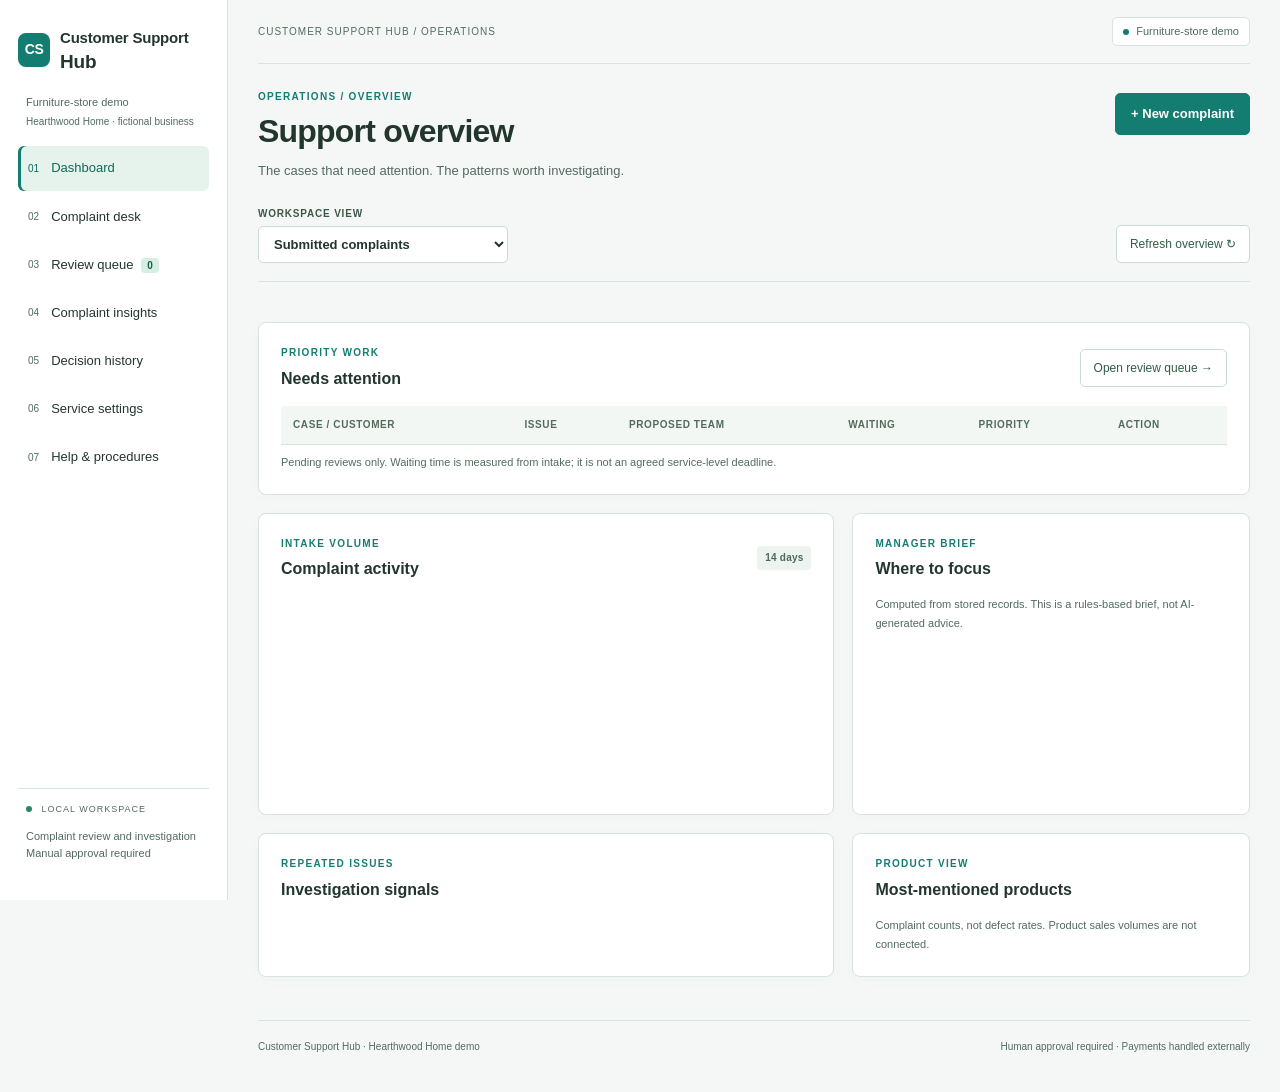
<file: demo_component/index.html>
<!doctype html>
<html lang="en"><head><meta charset="utf-8"><meta name="viewport" content="width=device-width,initial-scale=1"><title>Customer Support Hub</title><link rel="icon" href="favicon.svg" type="image/svg+xml"><link rel="stylesheet" href="style.css"><script src="streamlit-bridge.js"></script><script src="app.js" defer></script></head>
<body>
<aside><a class="brand" href="#dashboard"><span class="mark">CS</span><span>Customer Support<span class="brand-product">Hub</span></span></a><p class="sidebar-note">Furniture-store demo<br><span>Hearthwood Home · fictional business</span></p>
<nav aria-label="Workspace"><button class="nav active" data-page="dashboard">01 <span>Dashboard</span></button><button class="nav" data-page="desk">02 <span>Complaint desk</span></button><button class="nav" data-page="queue">03 <span>Review queue <b id="pending-count">0</b></span></button><button class="nav" data-page="patterns">04 <span>Complaint insights</span></button><button class="nav" data-page="history">05 <span>Decision history</span></button><button class="nav" data-page="settings">06 <span>Service settings</span></button><button class="nav" data-page="help">07 <span>Help & procedures</span></button></nav>
<div class="sidebar-foot"><span class="dot"></span> LOCAL WORKSPACE<p>Complaint review and investigation<br>Manual approval required</p></div></aside>
<main><header><span>CUSTOMER SUPPORT HUB / OPERATIONS</span><span class="outline-label">Furniture-store demo</span></header>
<div id="public-demo-banner" class="warning" hidden><span class="demo-note"><b>Demo workspace</b> · Fictional, temporary data · Email preview only · <span id="demo-ai-note"></span></span> <button type="button" class="button" id="reset-demo">Reset my demo</button></div><div id="global-error" role="alert" hidden></div>
<section id="page-dashboard" class="page">
<div class="dashboard-heading"><div><p class="eyebrow">OPERATIONS / OVERVIEW</p><h1>Support overview</h1><p class="intro">The cases that need attention. The patterns worth investigating.</p></div><button class="primary compact" id="dashboard-new">+ New complaint</button></div>
<div class="dashboard-controls"><label for="dashboard-source">Workspace view<select id="dashboard-source"><option value="interactive">Submitted complaints</option><option value="sample">Training dataset · synthetic</option></select></label><span id="dashboard-updated" class="hint"></span><button class="button" id="dashboard-refresh">Refresh overview ↻</button></div>
<div id="dashboard-training" class="warning" hidden>Training view · 75 synthetic, read-only complaints. Patterns were planted during generation. These records are not a live work queue.</div>
<div id="dashboard-empty" class="card" hidden><h2>Your workspace is ready.</h2><p>Record a complaint to start your queue, or select the training dataset to explore complaint patterns.</p></div>
<div id="dashboard-metrics" class="dashboard-metrics"></div>
<article class="card attention-card"><div class="card-title"><div><p class="eyebrow">PRIORITY WORK</p><h2>Needs attention</h2></div><button class="button" id="dashboard-queue">Open review queue →</button></div><div class="table-scroll"><table class="attention-table"><thead><tr><th>Case / customer</th><th>Issue</th><th>Proposed team</th><th>Waiting</th><th>Priority</th><th>Action</th></tr></thead><tbody id="dashboard-attention"></tbody></table></div><p class="hint">Pending reviews only. Waiting time is measured from intake; it is not an agreed service-level deadline.</p></article>
<div class="overview-grid"><article class="card chart-card"><div class="card-title"><div><p class="eyebrow">INTAKE VOLUME</p><h2>Complaint activity</h2></div><span class="pill">14 days</span></div><div id="dashboard-chart" class="activity-chart" role="img" aria-label="Daily complaint intake"></div><p id="dashboard-chart-range" class="hint"></p></article><article class="card"><p class="eyebrow">MANAGER BRIEF</p><h2>Where to focus</h2><div id="dashboard-brief"></div><p class="hint">Computed from stored records. This is a rules-based brief, not AI-generated advice.</p></article></div>
<div class="overview-grid lower-grid"><article class="card"><p class="eyebrow">REPEATED ISSUES</p><h2>Investigation signals</h2><div id="dashboard-signals"></div></article><article class="card"><p class="eyebrow">PRODUCT VIEW</p><h2>Most-mentioned products</h2><div id="dashboard-products"></div><p class="hint">Complaint counts, not defect rates. Product sales volumes are not connected.</p></article></div>
<p class="hint" id="dashboard-scope"></p></section>
<section id="page-desk" class="page" hidden>
<div class="heading-row"><div><p class="eyebrow">THE COMPLAINT DESK</p><h1>New complaint</h1><p class="intro">Record a customer complaint, check the suggested route and prepare a reply for review.</p></div></div>
<div class="desk-grid"><article class="card"><div class="card-title"><h2>Complaint details</h2><span class="pill quiet">INTAKE</span></div>
<form id="triage-form"><label for="customer">Customer name <span>optional</span></label><input id="customer" maxlength="100" placeholder="e.g. Priya Shah" autocomplete="off"><label for="customer-email">Customer email <span>optional; checked before sending</span></label><input id="customer-email" type="email" maxlength="254" placeholder="customer@example.com" autocomplete="off"><div class="two"><div><label for="product">Product</label><select id="product"></select></div><div><label for="courier">Courier <span>if known</span></label><select id="courier"><option value="">Unknown</option><option>SwiftDrop</option><option>ParcelPath</option></select></div></div><label for="order">Order reference <span>optional</span></label><input id="order" maxlength="60" placeholder="HW-10428">
<label for="message">What did the customer say?</label><textarea id="message" maxlength="8000" required placeholder="Paste the original complaint. Keep the customer's own words." rows="6"></textarea>

<details class="image-intake"><summary>Add complaint image or photo evidence</summary><p class="hint">PNG or JPEG, up to 2 MB. Stored locally with the case. Extract text only when needed; extraction sends this image to OpenAI and requires your API connection.</p><label for="complaint-image">Choose image</label><input id="complaint-image" type="file" accept="image/png,image/jpeg"><div id="image-evidence" hidden><img id="image-preview" alt="Complaint evidence preview"><p id="image-name" class="hint"></p><div class="actions"><button type="button" class="button" id="extract-image">Extract screenshot text</button><button type="button" class="button" id="remove-image">Remove</button></div><div id="image-extraction" hidden><label for="image-text">Extracted text <span>check against the image</span></label><textarea id="image-text" rows="5" maxlength="8000"></textarea><p id="image-notes" class="warning"></p><button type="button" class="button" id="use-image-text">Use text only</button><button type="button" class="button" id="review-image-details">Review suggested customer details</button><div id="image-details-review" hidden></div><label class="check"><input id="image-reviewed" type="checkbox">I checked the image and the text used for triage.</label></div></div><div id="image-error" role="alert"></div></details>
<button type="submit" class="primary" id="triage-button">Triage complaint <span>→</span></button><p class="hint">Saves a case to the review queue. Customer replies and department handoffs use preview-and-confirm email. Refunds remain outside this tool.</p></form></article>
<article class="card result-card"><div class="card-title"><h2>Triage result</h2><span class="pill quiet" id="result-status">AWAITING INPUT</span></div><div id="result"><div class="empty"><span class="empty-icon">↳</span><h3>Ready for a complaint</h3><p>Submit the details to view a suggested category, team and reply draft.</p><div class="flow"><span>Read</span><i>→</i><span>Suggest</span><i>→</i><span>Review</span></div></div></div></article></div>
</section>
<section id="page-queue" class="page" hidden><p class="eyebrow">HUMAN REVIEW</p><h1>Review queue</h1><p class="intro">Review pending complaints, correct suggestions and approve replies for email or manual use. Approval does not send a message.</p><div class="toolbar"><label>Show <select id="queue-filter"><option value="pending">Awaiting review</option><option value="approved">Approved drafts</option><option value="rejected">Rejected</option><option value="all">All submitted cases</option></select></label><a class="button" href="/api/export.csv">Export case reviews ↓</a></div><div class="queue-tools"><label for="queue-search">Search cases<input id="queue-search" type="search" placeholder="Customer, case, order or complaint"></label><label for="queue-urgency">Urgency<select id="queue-urgency"><option value="all">All priorities</option><option value="urgent">Urgent</option><option value="normal">Normal</option><option value="low">Low</option></select></label><p class="hint" id="queue-count" role="status"></p></div><div class="queue-grid"><div id="case-list"></div><article id="review-detail" class="card"><div class="empty"><h3>Select a case</h3><p>New complaints enter this queue. Select an item to view its source message and review history.</p></div></article></div></section>
<section id="page-patterns" class="page" hidden><p class="eyebrow">INVESTIGATION</p><h1>Complaint insights</h1><p class="intro">Review recurring issues and inspect the cases behind each signal before deciding on an investigation.</p><div class="toolbar"><label>Dataset <select id="report-source"><option value="interactive">Submitted complaints</option><option value="sample">Training dataset · 75 synthetic complaints</option></select></label><a class="button" id="report-download" href="/api/report.md">Download report ↓</a></div><p class="hint" id="report-period"></p><div id="report-stats" class="stats"></div><div class="report-grid"><article class="card"><h2>Primary complaint types</h2><div id="category-bars"></div></article><article class="card"><h2>Damage mentions over time</h2><div id="trend"></div><p class="hint">Two equal 14-day windows. Counts are not damage rates; shipment volumes are not available.</p></article></div><div id="insights"></div><div id="evidence-panel" class="card" hidden></div><p class="disclosure" id="sample-disclosure" hidden>All sample patterns were deliberately planted in generated data. Courier order shares are assumptions: SwiftDrop 60%, ParcelPath 40%. No real business findings are claimed.</p></section>
<section id="page-history" class="page" hidden><p class="eyebrow">AUDIT TRAIL</p><h1>Decision history</h1><p class="intro">See which engine ran, what changed and who reviewed it. No API keys are written to this log.</p><div id="events"></div></section>
<section id="page-settings" class="page" hidden><p class="eyebrow">CONFIGURATION</p><h1>Service settings</h1><p class="intro">Choose how new complaints are classified. Settings in this page apply to the current browser session.</p><article class="card settings-card"><div class="settings"><h2>Classification service</h2><p id="engine-summary" class="hint">Offline rules · no API cost</p><div class="settings-body"><label for="engine">Classification engine</label><select id="engine"><option value="rules">Offline keyword rules</option><option value="openai">OpenAI</option></select><div id="openai-settings" hidden><label for="model">Model</label><input id="model" value="gpt-4.1-mini"><label for="api-key">API key <span>private; not saved</span></label><input id="api-key" type="password" autocomplete="off" spellcheck="false" placeholder="Use a key here or configure .env"><p class="hint" id="key-status"></p><label class="check"><input id="fallback" type="checkbox">Allow a clearly labelled rules fallback if OpenAI fails.</label><p class="hint">OpenAI receives this complaint when you click Triage. API charges apply. Your key is not stored in cases or exports.</p></div></div></div><p class="hint">For a persistent connection, your administrator can configure the server environment. API keys are never included in case exports or decision history.</p></article><article class="card settings-card"><h2>Email connection</h2><div id="email-config-status"></div><details class="gmail-setup"><summary>Connect Gmail</summary><p class="hint">Use a Google app password, not your normal account password. Saved in this installation's private, Git-ignored .env file. The connected Gmail account in chat does not automatically connect this app.</p><label for="gmail-address">Sending Gmail address</label><input id="gmail-address" type="email" autocomplete="off" placeholder="your.name@gmail.com"><label for="gmail-app-password">Google app password <span>private</span></label><input id="gmail-app-password" type="password" autocomplete="new-password" spellcheck="false" placeholder="16-character app password"><div class="actions"><button class="primary" type="button" id="gmail-save">Save Gmail connection</button><button class="button" type="button" id="gmail-test">Test login · no email sent</button></div><div id="gmail-setup-result" role="status"></div><p class="hint">Create an app password at <a href="https://myaccount.google.com/apppasswords" target="_blank" rel="noopener noreferrer">Google App passwords ↗</a>. After a successful login test, send a reviewed test reply to your own address first.</p></details><p>SMTP credentials and department mailboxes are configured privately on the server. Customer replies require an approved draft; internal handoffs require a checked preview. Sending is never automatic.</p><p class="hint">An accepted SMTP submission does not guarantee inbox delivery. See the administrator guide for connection setup.</p></article><article class="card settings-card"><h2>Workspace data</h2><p>Submitted cases and reviews are stored in the local SQLite database. The training dataset is separate and read-only. Back up the database before upgrading or moving this installation.</p><p class="hint">This installation uses reviewer names as audit labels. It does not authenticate staff accounts.</p></article></section>
<section id="page-help" class="page" hidden><p class="eyebrow">OPERATING GUIDE</p><h1>Help & procedures</h1><div class="build-grid"><article class="card prose"><h2>Handle a complaint</h2><ol><li>Enter the original message, order reference and known customer details.</li><li>Check the category, proposed team and source quotes.</li><li>Open the case in Review queue. Correct the draft and record your decision.</li><li>Approve only after checking the source and proposed next steps.</li><li>Preview the customer email or department handoff, check the recipient and message, and explicitly confirm sending. You can also copy an approved reply for manual use.</li></ol><h2>Possible safety incidents</h2><p>Read every complaint for risk, including cases not flagged by the service. A possible incident must stay urgent and routed to Product Safety. Record the escalation in the review note and contact the responsible colleague using your established incident procedure.</p><h2>Uncertain results</h2><p>Ask for clarification rather than guessing. A review note is required for uncertain cases, safety escalations and changes. Automated checks can miss risks or misunderstand wording.</p></article><article class="card prose"><h2>Investigate recurring issues</h2><p>Open Complaint insights and inspect the supporting messages. Courier order shares are configured assumptions, not shipment-level damage rates. Obtain shipment volumes and product mix before attributing a cause.</p><h2>Service unavailable</h2><p>Check Service settings. If OpenAI fails, the error remains visible. Enable rules fallback only if you accept a less flexible suggestion that requires careful review. No complaint is automatically approved.</p><h2>Data and access</h2><p>Keep this local installation on a trusted device. Staff login, inbox synchronisation and refund processing are not configured. Email sending requires a separately configured SMTP connection. Consult the handover guide before connecting operational customer data.</p><h2>Training data</h2><p>The optional training dataset contains fictional customers, couriers and deliberately generated patterns. Use it for familiarisation, not business decisions.</p></article></div></section>
<footer><span>Customer Support Hub · Hearthwood Home demo</span><span>Human approval required · Payments handled externally</span></footer>
</main><div id="toast" role="status" hidden></div></body></html>
</file>
<file: demo_component/style.css>
/* Business workspace: white, slate and restrained teal. */
:root{--bg:#f5f7f6;--paper:#ffffff;--ink:#23362d;--muted:#536b5e;--line:#d8e3db;--green:#147d71;--accent:#147d71;--soft:#e9f5ef;--red:#b33c4c}
*{box-sizing:border-box}body{margin:0;background:var(--bg);color:var(--ink);font:14px/1.55 'Segoe UI',Arial,sans-serif}button,input,select,textarea{font:inherit}button,a,input,select,textarea,summary{outline-offset:3px}button{cursor:pointer}button:disabled{opacity:.55;cursor:wait}a{color:inherit}aside{position:fixed;inset:0 auto 0 0;width:228px;padding:26px 18px;background:#ffffff;color:#24382f;display:flex;flex-direction:column}.brand{display:flex;align-items:center;gap:10px;text-decoration:none;font-size:21px;font-weight:700;letter-spacing:-.5px}.mark{display:grid;place-items:center;width:35px;height:35px;background:#ffffff;color:white;border-radius:8px;font-size:24px}.brand-sub{display:block;font-size:8px;font-weight:500;letter-spacing:1.6px;color:#146d60;margin-top:2px}.sidebar-note{font-size:11px;color:#536b5e;margin:26px 8px 16px}.nav{display:flex;gap:12px;text-align:left;align-items:center;border:0;border-radius:6px;background:transparent;color:#146d60;padding:12px 10px;width:100%;font-size:10px;margin-bottom:4px}.nav span{font-size:13px;color:#24382f}.nav:hover{background:#ffffff}.nav.active{background:#ffffff;color:#146d60;box-shadow:inset 3px 0 #32b8b1}.nav.active span{color:#146d60}.nav b{display:inline-block;font-size:10px;background:#ffffff;color:#146d60;padding:0 6px;border-radius:4px;margin-left:4px}.sidebar-foot{margin-top:auto;font-size:9px;letter-spacing:1px;color:#146d60}.sidebar-foot p{font-size:11px;line-height:1.6;letter-spacing:0;color:#146d60}.dot{display:inline-block;width:6px;height:6px;background:#147d71;border-radius:50%;margin-right:6px}main{margin-left:228px;max-width:1800px;padding:0 30px 20px}header{height:64px;border-bottom:1px solid var(--line);display:flex;align-items:center;justify-content:space-between;font-size:10px;letter-spacing:1px;color:var(--muted)}.outline-label{background:var(--paper);border:1px solid var(--line);border-radius:5px;padding:5px 10px;font-size:11px;letter-spacing:0}.page{padding:25px 0}.heading-row{display:flex;justify-content:space-between;gap:24px}.eyebrow{font-size:10px;letter-spacing:1.3px;font-weight:700;color:var(--accent);margin:0 0 7px}h1{font-size:29px;font-weight:650;line-height:1.2;letter-spacing:-.8px;margin:0 0 10px}h2{font-size:16px;font-weight:650;line-height:1.4;margin:0 0 15px}h3{font-size:16px;font-weight:600;line-height:1.4;margin:0 0 10px}.intro{max-width:760px;color:var(--muted);margin:0 0 24px;font-size:13px;line-height:1.7}.card{background:var(--paper);border:1px solid var(--line);border-radius:8px;padding:22px;box-shadow:0 2px 3px #00000010}.card-title{display:flex;align-items:center;justify-content:space-between;gap:12px;margin-bottom:16px}.card-title h2{margin:0}.desk-grid{display:grid;grid-template-columns:1fr 1fr;gap:20px;align-items:start}.pill{font-size:10px;font-weight:600;letter-spacing:.2px;padding:4px 8px;background:#ffffff;border-radius:4px;display:inline-block;color:#24382f}.quiet{color:#536b5e}.urgent{background:#ffffff;color:#b33c4c}.normal{background:#ffffff;color:#906719}.low{background:#ffffff;color:#146d60}.tag-row{display:flex;gap:7px;flex-wrap:wrap;margin:0 0 16px}label{display:block;font-size:12px;color:#536b5e;margin:12px 0 6px;font-weight:600}label span{font-size:11px;color:#536b5e;font-weight:400}input,select,textarea{width:100%;padding:9px 11px;border:1px solid #d5e2d9;border-radius:5px;background:#ffffff;color:var(--ink);font-size:13px}input:focus,select:focus,textarea:focus{outline:2px solid #d5e2d9;border-color:#d5e2d9}textarea{resize:vertical;line-height:1.65}input::placeholder,textarea::placeholder{color:#536b5e}.two{display:grid;grid-template-columns:1fr 1fr;gap:14px}.primary{display:flex;align-items:center;justify-content:space-between;width:100%;background:var(--green);color:#536b5e;padding:11px 15px;border:1px solid var(--green);border-radius:5px;font-size:13px;font-weight:600;margin-top:16px}.primary:hover{background:#ffffff}.primary span{font-size:18px}.hint{font-size:11px;color:var(--muted);line-height:1.7;margin:8px 0 0}.settings{margin:0 0 18px}.settings-card{max-width:760px;margin-bottom:18px}.settings-card p{font-size:13px;color:var(--muted)}summary{cursor:pointer;font-size:12px;color:#536b5e}.settings-body{padding-top:4px}.check{display:flex;align-items:flex-start;gap:8px;font-size:12px;font-weight:400;line-height:1.6}.check input{width:16px;flex-shrink:0;margin-top:3px;accent-color:var(--green)}.empty{padding:60px 15px;text-align:center;color:var(--muted)}.empty h3{color:#24382f}.empty p{font-size:13px;max-width:300px;margin:0 auto}.empty-icon{font-size:40px;color:#146d60;display:block;margin-bottom:20px}.flow{margin:35px auto 0;display:flex;justify-content:center;align-items:center;gap:14px;font-size:11px}.flow span{border:1px solid var(--line);padding:6px 10px;border-radius:4px}.flow i{font-style:normal;color:#536b5e}.result-card{min-height:490px}.summary-text{font-size:15px;font-weight:500;line-height:1.65;color:#24382f;margin-bottom:18px}.result-line{font-size:12px;color:var(--muted);margin:9px 0}.result-line b{color:#146d60}.section-label{font-size:10px;font-weight:650;letter-spacing:1px;color:var(--accent);text-transform:uppercase;margin:22px 0 8px}.evidence{border-left:3px solid #d5e2d9;background:#ffffff;padding:10px 13px;font-size:12px;color:#146d60;margin:8px 0;white-space:pre-wrap;overflow-wrap:anywhere}.draft{background:#ffffff;border:1px solid #d5e2d9;padding:14px;font-size:12px;line-height:1.8;white-space:pre-wrap;border-radius:5px;max-height:310px;overflow:auto}.button{display:inline-block;font-size:12px;text-decoration:none;background:var(--paper);border:1px solid #d5e2d9;padding:9px 13px;border-radius:5px;color:#146d60}.button:hover{background:#ffffff}.result-card .button{margin-top:16px;width:100%;text-align:center}.warning{border:1px solid #d5e2d9;background:#ffffff;color:#906719;padding:11px 14px;border-radius:5px;font-size:12px;margin:12px 0}.error{background:#ffffff;border:1px solid #d5e2d9;color:#b33c4c;padding:12px 14px;border-radius:5px;font-size:12px;margin:12px 0}.success{background:#ffffff;border:1px solid #d5e2d9;padding:10px 14px;color:#146d60;border-radius:5px;font-size:12px}.toolbar{display:flex;align-items:center;justify-content:space-between;gap:15px;margin-bottom:16px}.toolbar label{margin:0;font-size:11px}.toolbar select{margin-top:6px;min-width:220px}.queue-tools{display:flex;align-items:end;gap:15px;background:#ffffff;border:1px solid var(--line);border-radius:7px;padding:14px 18px;margin-bottom:18px}.queue-tools label{margin:0}.queue-tools label:first-child{flex:1}.queue-tools label:nth-child(2){width:150px}.queue-tools p{padding-bottom:8px}.queue-grid{display:grid;grid-template-columns:270px 1fr;gap:18px;align-items:start}.case-button{display:block;width:100%;background:var(--paper);border:1px solid var(--line);border-radius:6px;margin-bottom:8px;text-align:left;padding:13px}.case-button.selected{border-color:#d5e2d9;box-shadow:inset 3px 0 #0c8588;background:#ffffff}.case-button strong{display:block;font-size:13px;font-weight:600;margin:5px 0}.case-button small{font-size:10px;color:#536b5e}.case-message{white-space:pre-wrap;overflow-wrap:anywhere;color:#536b5e;font-size:13px;background:#ffffff;padding:14px;border-radius:5px;margin:14px 0}.actions{display:flex;gap:8px;margin-top:18px}.actions button{flex:1;margin-top:0}.actions .primary{justify-content:center}.danger{border:1px solid #d5e2d9;background:#ffffff;color:#b33c4c;padding:9px 12px;border-radius:5px;font-size:12px}.stats{display:grid;grid-template-columns:repeat(3,1fr);gap:16px;margin:20px 0}.stat{background:var(--paper);border:1px solid var(--line);padding:18px 20px;border-radius:7px;border-top:3px solid #d5e2d9}.stat b{font-size:30px;line-height:1.25;font-weight:650;display:block;font-variant-numeric:tabular-nums}.stat span{font-size:11px;color:var(--muted)}.report-grid{display:grid;grid-template-columns:1.2fr 1fr;gap:18px;margin-bottom:22px}.bar{margin:16px 0}.bar-label{display:flex;justify-content:space-between;font-size:12px;color:#536b5e;margin-bottom:6px}.track{height:7px;border-radius:3px;background:#ffffff;overflow:hidden}.track-fill{height:100%;background:#147d71;transform-origin:left}.trend-values{display:flex;justify-content:space-around;text-align:center;padding:22px 0}.trend-values b{font-size:34px;font-weight:650;display:block}.trend-values span{font-size:11px;color:var(--muted)}.signal{margin:16px 0}.signal .observation{font-size:16px;font-weight:500;line-height:1.6;color:#24382f}.signal p{color:#536b5e;font-size:13px}.signal .button{margin-top:10px}.disclosure{padding:16px;border:1px dashed #d5e2d9;border-radius:6px;font-size:11px;color:var(--muted);margin-top:20px}.evidence-case{border-top:1px solid var(--line);padding:16px 0;font-size:13px}.evidence-case small{color:#536b5e}.event{padding:18px 22px;background:var(--paper);border:1px solid var(--line);border-radius:6px;margin-bottom:10px}.event .meta{font-size:11px;color:#536b5e}.event h3{margin-top:6px}.event details{margin-top:8px}.event pre{white-space:pre-wrap;word-break:break-word;font-size:11px;max-height:350px;overflow:auto}.build-grid{display:grid;grid-template-columns:1fr 1fr;gap:20px}.prose p,.prose li{color:#536b5e;font-size:13px;line-height:1.8}.prose h2{margin-top:24px}.prose h2:first-child{margin-top:0}footer{border-top:1px solid var(--line);padding:18px 0;font-size:10px;color:#536b5e;display:flex;justify-content:space-between;gap:20px}#toast{position:fixed;bottom:22px;right:22px;background:#ffffff;color:white;padding:12px 18px;border-radius:6px;z-index:10;font-size:13px}#global-error{background:#ffffff;color:#b33c4c;padding:14px;margin-top:15px;border:1px solid #d5e2d9;border-radius:5px}[hidden]{display:none!important}
@media(max-width:1100px){aside{width:205px;padding:24px 14px}main{margin-left:205px;padding:0 22px 20px}.brand{font-size:19px}.card{padding:18px}.queue-grid{grid-template-columns:225px 1fr}.queue-tools{flex-wrap:wrap}.queue-tools p{width:100%;padding:0}.two{grid-template-columns:1fr;gap:0}}
@media(max-width:800px){aside{position:relative;width:100%;padding:16px 18px}.sidebar-note,.sidebar-foot{display:none}nav{display:flex;gap:4px;overflow:auto;margin-top:16px}.nav{white-space:nowrap;width:auto;padding:9px;font-size:0;gap:0}.nav span{font-size:11px}.brand-sub{font-size:8px}main{margin-left:0;padding:0 16px 15px}header{height:54px;font-size:8px;letter-spacing:1px}.outline-label{display:none}.page{padding-top:22px}.desk-grid,.queue-grid,.report-grid,.build-grid{grid-template-columns:1fr}.two{grid-template-columns:1fr 1fr;gap:10px}.empty{padding:35px 10px}.result-card{min-height:250px}h1{font-size:26px}.toolbar{align-items:end}.toolbar select{min-width:0}.stats{gap:8px}.stat{padding:12px}.stat b{font-size:26px}footer{flex-direction:column;gap:4px}.actions{flex-wrap:wrap}.queue-tools label:first-child{min-width:100%}.queue-tools label:nth-child(2){width:100%}.queue-tools p{margin:0}.settings-card{max-width:none}}

/* Dashboard and connected case workflow. */
:root{color-scheme:light}body{background:radial-gradient(ellipse at 80% 0,#ffffff,transparent 50%),var(--bg)}.primary{color:#146d60}.primary:hover{color:#24382f}input,select,textarea{background:#ffffff;color:#24382f}.button,.danger{background:#ffffff}header{color:#536b5e}.outline-label{background:#ffffff;border-color:#d5e2d9;color:#24382f}.prose p,.prose li{color:#536b5e}.settings-card p{color:#536b5e}.nav.active{box-shadow:inset 3px 0 #44c5bd}.sidebar-foot{padding:14px 8px 0;border-top:1px solid #d5e2d9}.brand{font-size:20px}.card{box-shadow:0 5px 16px #00000013}.dashboard-heading{display:flex;align-items:flex-start;justify-content:space-between;gap:20px}.dashboard-heading h1{font-size:32px}.compact{width:auto;gap:14px;margin:4px 0 0;padding:10px 15px}.dashboard-controls{display:flex;align-items:end;gap:16px;padding:0 0 18px;border-bottom:1px solid var(--line);margin-bottom:20px}.dashboard-controls label{margin:0;font-size:10px;text-transform:uppercase;letter-spacing:.8px}.dashboard-controls select{display:block;min-width:250px;margin-top:5px;text-transform:none;letter-spacing:0}.dashboard-controls .hint{margin-left:auto;margin-bottom:9px}.dashboard-metrics{display:grid;grid-template-columns:repeat(4,1fr);gap:16px;margin:20px 0}.metric-card{background:linear-gradient(120deg,#ffffff,#ffffff);border:1px solid #d5e2d9;border-radius:9px;padding:18px 20px;position:relative;overflow:hidden}.metric-card:before{content:'';position:absolute;left:0;top:19px;bottom:19px;width:3px;background:#edf4ef;border-radius:3px}.metric-card>span{display:block;font-size:12px;color:#536b5e}.metric-card strong{display:block;font-size:36px;letter-spacing:-1px;line-height:1.3;font-weight:650;margin:8px 0;font-variant-numeric:tabular-nums}.metric-card small{font-size:10px;color:#536b5e}.metric-card.red:before{background:#edf4ef}.metric-card.red strong{color:#b33c4c}.metric-card.amber:before{background:#edf4ef}.metric-card.amber strong{color:#906719}.metric-card.teal:before{background:#147d71}.metric-card.teal strong{color:#146d60}.overview-grid{display:grid;grid-template-columns:1.45fr 1fr;gap:18px;margin:18px 0}.chart-card{min-width:0}.activity-chart{display:flex;align-items:end;gap:10px;height:188px;padding:8px 2px 0}.day-column{display:flex;flex-direction:column;flex:1;min-width:0;height:100%;align-items:center}.day-count{font-size:10px;color:#146d60;height:18px}.day-track{height:140px;position:relative;width:100%;display:flex;align-items:end;border-bottom:1px solid #d5e2d9;background:repeating-linear-gradient(to top,transparent,transparent 34px,#ffffff 35px)}.day-fill{width:100%;background:linear-gradient(to top,#ffffff,#147d71);border-radius:4px 4px 0 0;min-height:2px}.day-label{font-size:10px;margin-top:9px;color:#536b5e}.brief-item{display:flex;width:100%;align-items:center;gap:12px;text-align:left;border:0;border-bottom:1px solid #d5e2d9;background:transparent;color:#24382f;padding:14px 0}.brief-item:last-of-type{border-bottom:0}.brief-count{display:grid;place-items:center;width:32px;height:32px;background:#ffffff;border:1px solid #d5e2d9;border-radius:7px;flex-shrink:0;font-size:15px;font-weight:650;color:#146d60}.brief-item b{font-size:12px;font-weight:600}.brief-item small{display:block;color:#536b5e;font-size:11px;margin-top:4px}.brief-item:hover b{color:#146d60}.brief-item>span:last-child{margin-left:auto;color:#146d60}.attention-card{margin:18px 0}.table-scroll{overflow-x:auto}.attention-table{width:100%;border-collapse:collapse;text-align:left;min-width:690px}.attention-table th{font-size:10px;text-transform:uppercase;letter-spacing:.6px;color:#536b5e;background:#ffffff;font-weight:600;padding:11px 12px;border-bottom:1px solid #d5e2d9}.attention-table td{padding:13px 12px;font-size:12px;color:#536b5e;border-bottom:1px solid #d5e2d9}.attention-table td b{font-weight:600;color:#24382f}.attention-table td small{display:block;font-size:10px;color:#536b5e;margin-top:4px}.attention-table tr:hover td{background:#ffffff}.table-action{border:0;background:transparent;color:#146d60;padding:4px 0;font-size:12px;white-space:nowrap;text-align:left}.table-action:hover{color:#146d60}.table-empty{text-align:center;padding:32px!important;color:#536b5e!important}.mini-signal{padding:15px 0;border-bottom:1px solid #d5e2d9}.mini-signal:first-child{padding-top:0}.mini-signal:last-child{border-bottom:0}.mini-signal h3{font-size:14px;margin:9px 0 6px}.mini-signal p{font-size:12px;color:#536b5e;margin:6px 0}.product-row{margin:18px 0}.product-row>div{display:flex;justify-content:space-between;gap:15px;font-size:12px;color:#536b5e}.product-row b{font-variant-numeric:tabular-nums;color:#24382f}.product-row progress{width:100%;height:5px;border:0;border-radius:4px;margin-top:9px;appearance:none}.product-row progress::-webkit-progress-bar{background:#ffffff;border-radius:4px}.product-row progress::-webkit-progress-value{background:#147d71;border-radius:4px}.product-row progress::-moz-progress-bar{background:#147d71}.image-intake{margin:16px 0;padding:14px;border:1px dashed #d5e2d9;border-radius:6px;background:#ffffff}.image-intake summary{color:#146d60}.image-intake img{display:block;max-width:100%;max-height:260px;border:1px solid #d5e2d9;border-radius:5px;margin-top:12px;object-fit:contain}.image-intake input[type=file]{font-size:11px}.case-evidence,.email-section{border-top:1px solid var(--line);margin-top:22px;padding-top:20px}.case-evidence img{max-width:100%;max-height:300px;object-fit:contain;border:1px solid #d5e2d9;border-radius:5px}.email-preview{margin:18px 0;padding:16px;background:#ffffff;border:1px solid #d5e2d9;border-radius:7px}.message-history{font-size:11px;color:#536b5e;overflow-wrap:anywhere}.message-history small{font-size:10px}.queue-tools{background:#ffffff}.event pre{background:#ffffff;padding:12px;border-radius:5px}.outline-label:before{content:'';display:inline-block;width:6px;height:6px;background:#147d71;border-radius:50%;margin-right:7px}.signal p{color:#536b5e}.signal .observation{color:#24382f}
@media(min-width:1500px){main{padding-left:38px;padding-right:38px}.dashboard-heading h1{font-size:34px}}@media(max-width:1100px){.dashboard-metrics{gap:10px}.metric-card{padding:15px}.metric-card>span{font-size:11px}.overview-grid{grid-template-columns:1.2fr 1fr}.dashboard-controls{flex-wrap:wrap}.activity-chart{gap:6px}}@media(max-width:800px){.dashboard-heading{gap:12px}.dashboard-heading h1{font-size:26px}.compact{font-size:11px;padding:8px 10px;white-space:nowrap}.dashboard-metrics{grid-template-columns:1fr 1fr;gap:10px}.metric-card strong{font-size:30px}.metric-card small{font-size:10px}.overview-grid{grid-template-columns:1fr}.dashboard-controls label{width:100%}.dashboard-controls select{width:100%;min-width:0}.dashboard-controls .hint{margin-left:0;flex:1}.dashboard-controls{gap:10px}.activity-chart{gap:7px}.attention-card .card-title{align-items:start}.attention-card .button{font-size:10px;padding:7px}.dashboard-heading .intro{font-size:12px}.image-intake{padding:10px}.actions{flex-wrap:wrap}.email-preview{padding:12px}}

#image-details-review{margin-top:18px;border-top:1px solid var(--line);padding-top:18px}.detail-suggestion{padding:12px 0;border-bottom:1px solid var(--line)}.detail-suggestion .evidence{font-size:11px}.gmail-setup{margin-top:16px;padding:14px;border:1px solid var(--line);border-radius:6px}.gmail-setup summary{color:#146d60}.gmail-setup a{color:#146d60}

.brand{font-size:15px;letter-spacing:-.2px;gap:10px}.brand-product{display:block;font-size:19px;line-height:1.2;margin-top:2px}.mark{width:32px;height:34px;flex-shrink:0;font-size:14px;letter-spacing:-.5px}.sidebar-note{font-size:11px;line-height:1.7;margin-top:19px}.sidebar-note span{font-size:10px;color:#146d60}

.demo-public .gmail-setup,.demo-public #api-key,.demo-public label[for="api-key"],.demo-public #key-status,.demo-public #model,.demo-public label[for="model"]{display:none!important}#public-demo-banner{margin-top:18px;font-size:12px}#public-demo-banner .button{margin:8px 0 0 10px}

/* Light workspace: semantic states stay distinct across intake, review and reports. */
body{background:var(--bg)}
aside{background:#fff;color:var(--ink);border-right:1px solid var(--line)}
.brand,.nav span{color:var(--ink)}.sidebar-note,.sidebar-note span,.sidebar-foot,.sidebar-foot p{color:var(--muted)}
.nav{color:#536b5e}.nav:hover{background:#f1f6f3}.nav.active{background:#e6f3ec;color:#126857;box-shadow:inset 3px 0 #147d71}.nav.active span{color:#126857}.nav b{background:#d7eee2;color:#14614f}
.mark{background:#147d71;color:#fff}.dot{background:#288763}.sidebar-foot{border-color:var(--line)}
header{color:var(--muted)}.outline-label{background:#fff;border-color:var(--line);color:#536b5e}
.card,.metric-card{background:#fff;border-color:var(--line);box-shadow:0 3px 14px #183d2905}
.metric-card>span,.metric-card small{color:#536b5e}.metric-card strong,.metric-card.teal strong{color:#233c2e}.metric-card:before{background:#88af9a}
.metric-card.red:before{background:#c6505e}.metric-card.red strong{color:#b33c4c}.metric-card.amber:before{background:#b78a36}.metric-card.amber strong{color:#906719}.metric-card.teal:before{background:#147d71}
.primary,.primary:hover{background:#147d71;color:#fff;border-color:#147d71}.primary:hover{background:#10675e}
.button{background:#fff;border-color:#cadcd0;color:#315d47}.button:hover{background:#ecf6ef}.danger{background:#fff;border-color:#dcb6be;color:#a33346}
input,select,textarea{background:#fff;border-color:#cbdcd0;color:var(--ink)}input::placeholder,textarea::placeholder{color:#687e70}input:focus,select:focus,textarea:focus{outline:2px solid #147d71;border-color:#147d71}
label{color:#3d5747}label span,summary,.hint{color:var(--muted)}
.pill{background:#edf3ef;color:#4d6958}.quiet{color:#536b5e}.urgent{background:#fbe9ed;color:#a52d43}.normal{background:#fbf1db;color:#886214}.low{background:#e8f4ea;color:#256b45}
.warning{background:#fff8e9;border-color:#e4d4ae;color:#795c1e}.error,#global-error{background:#fff0f2;border-color:#e9c3cd;color:#9d2e43}.success{background:#e9f6ee;border-color:#bdddc9;color:#236542}
.case-button{color:var(--ink)}.case-button.selected{background:#edf7f0;border-color:#39856a;box-shadow:inset 3px 0 #39856a}.case-button small{color:var(--muted)}
.case-message,.draft,.event pre{background:#f4f8f5;border-color:#d5e2d9;color:#395842}.summary-text,.result-line b{color:#2e513c}.evidence{background:#edf6ef;color:#345f46;border-color:#49906b}
.brief-item{color:#2f4d3a;border-color:#dfe9e2}.brief-item small{color:#536b5e}.brief-count{background:#edf5ef;border-color:#d6e6db;color:#266e50}.brief-item:hover b,.brief-item>span:last-child{color:#147d71}
.attention-table th{background:#f2f7f3;color:#536b5e;border-color:var(--line)}.attention-table td{color:#48634f;border-color:#e2ebe5}.attention-table td b{color:#2c4935}.attention-table td small{color:#5b7362}.attention-table tr:hover td{background:#f5faf6}.table-action,.table-action:hover{color:#146e5d}.table-empty{color:var(--muted)!important}
.day-count,.day-label{color:#5b7362}.day-track{border-color:#d7e4db;background:repeating-linear-gradient(to top,transparent,transparent 34px,#e1eae455 35px)}.day-fill{background:linear-gradient(to top,#4b967d,#99c7ad)}
.product-row>div{color:#536b5e}.product-row b{color:#294d39}.product-row progress::-webkit-progress-bar,.track{background:#e5eee8}.product-row progress::-webkit-progress-value,.product-row progress::-moz-progress-bar,.track-fill{background:#73a38b}
.image-intake,.email-preview,.queue-tools{background:#f7faf7;border-color:#d5e4da}.image-intake summary,.gmail-setup summary,.gmail-setup a{color:#315e46}.mini-signal{border-color:var(--line)}.mini-signal p,.signal p,.signal .observation,.prose p,.prose li,.settings-card p,.message-history{color:#48634f}
.event .meta,.evidence-case small,.bar-label,footer{color:#536b5e}#toast{background:#245e47;color:#fff}
#public-demo-banner{display:flex;align-items:center;justify-content:space-between;gap:16px;margin:14px 0 0;padding:9px 12px;background:#eef5f0;border:1px solid #d1e3d7;color:#3e604c;font-size:11px;line-height:1.5}
#public-demo-banner .demo-note{flex:1}#public-demo-banner .demo-note b{font-weight:650}#public-demo-banner .button{flex-shrink:0;margin:0;padding:5px 10px;font-size:11px}
@media(max-width:800px){aside{border-right:0;border-bottom:1px solid var(--line)}#public-demo-banner{align-items:flex-start;gap:10px;font-size:11px}#public-demo-banner .button{padding:6px 8px}.dashboard-controls .hint{font-size:11px}.attention-table td small{font-size:11px}}
</file>
